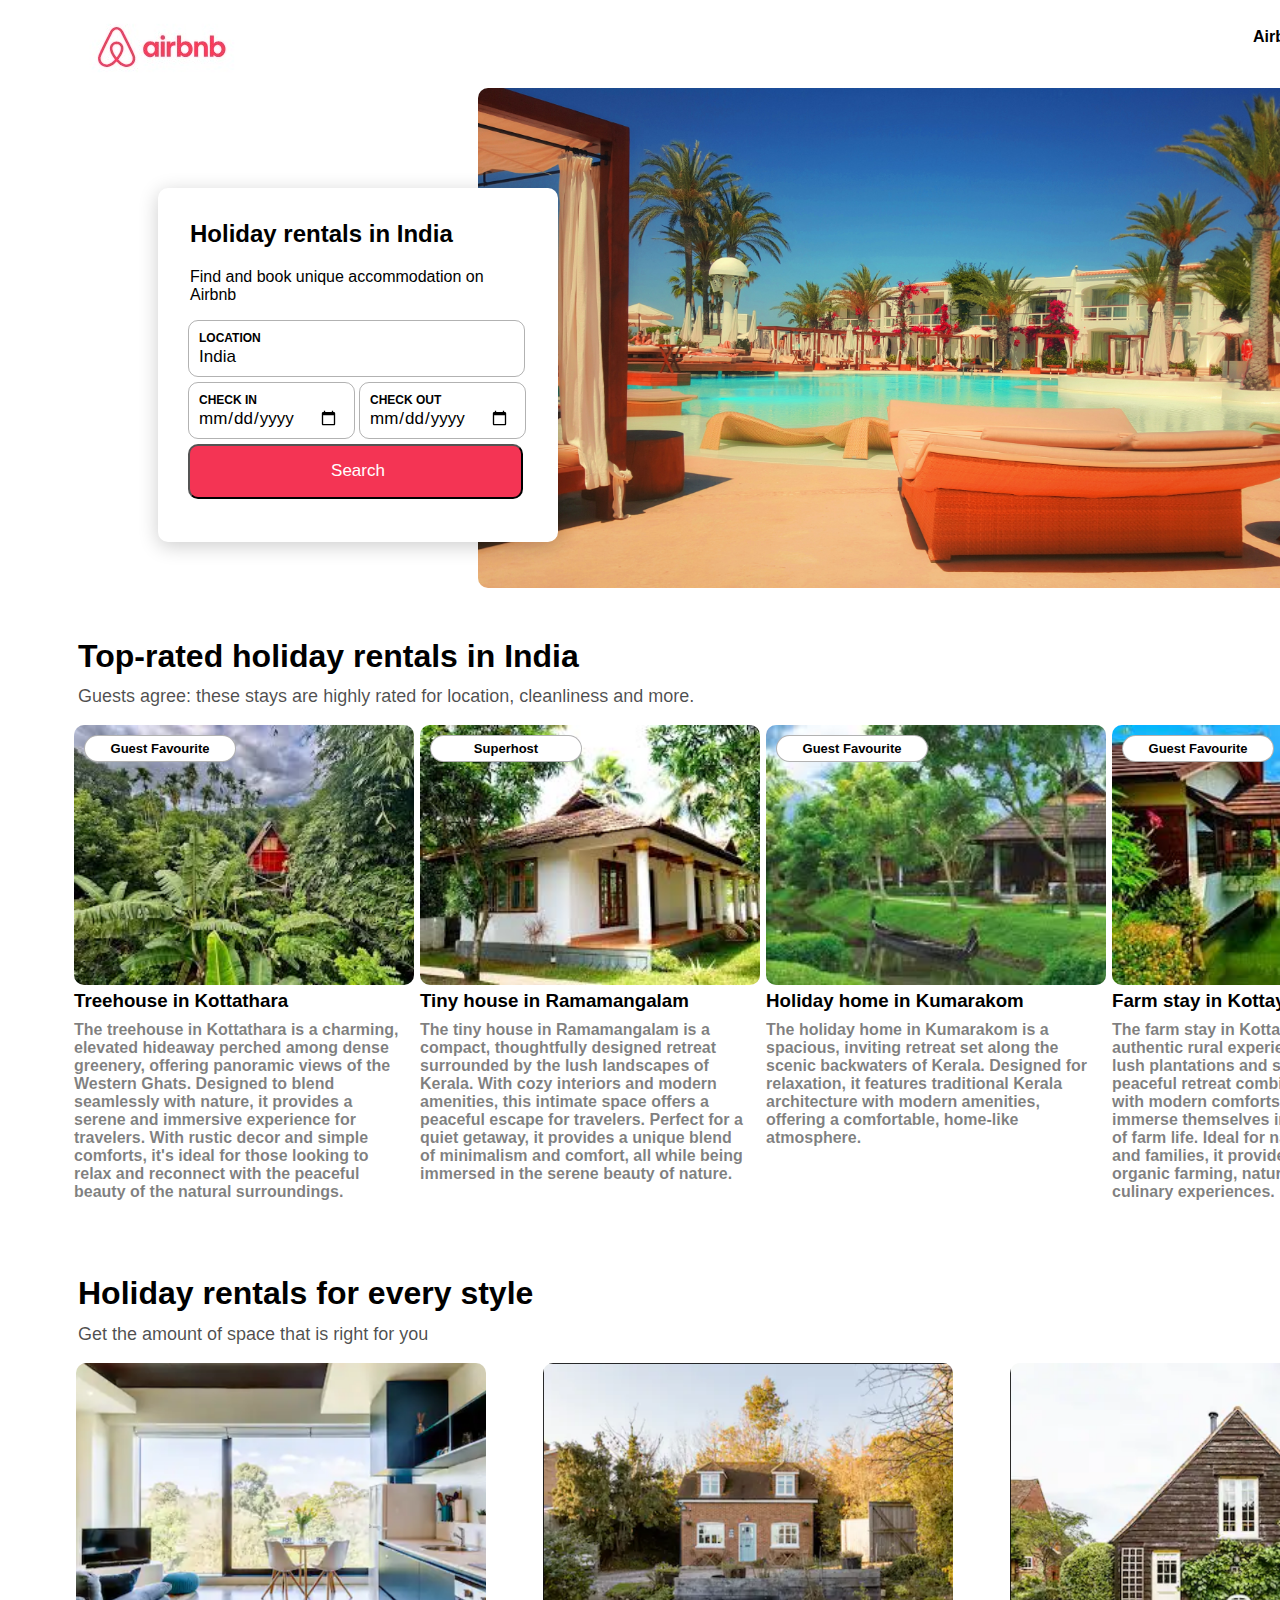
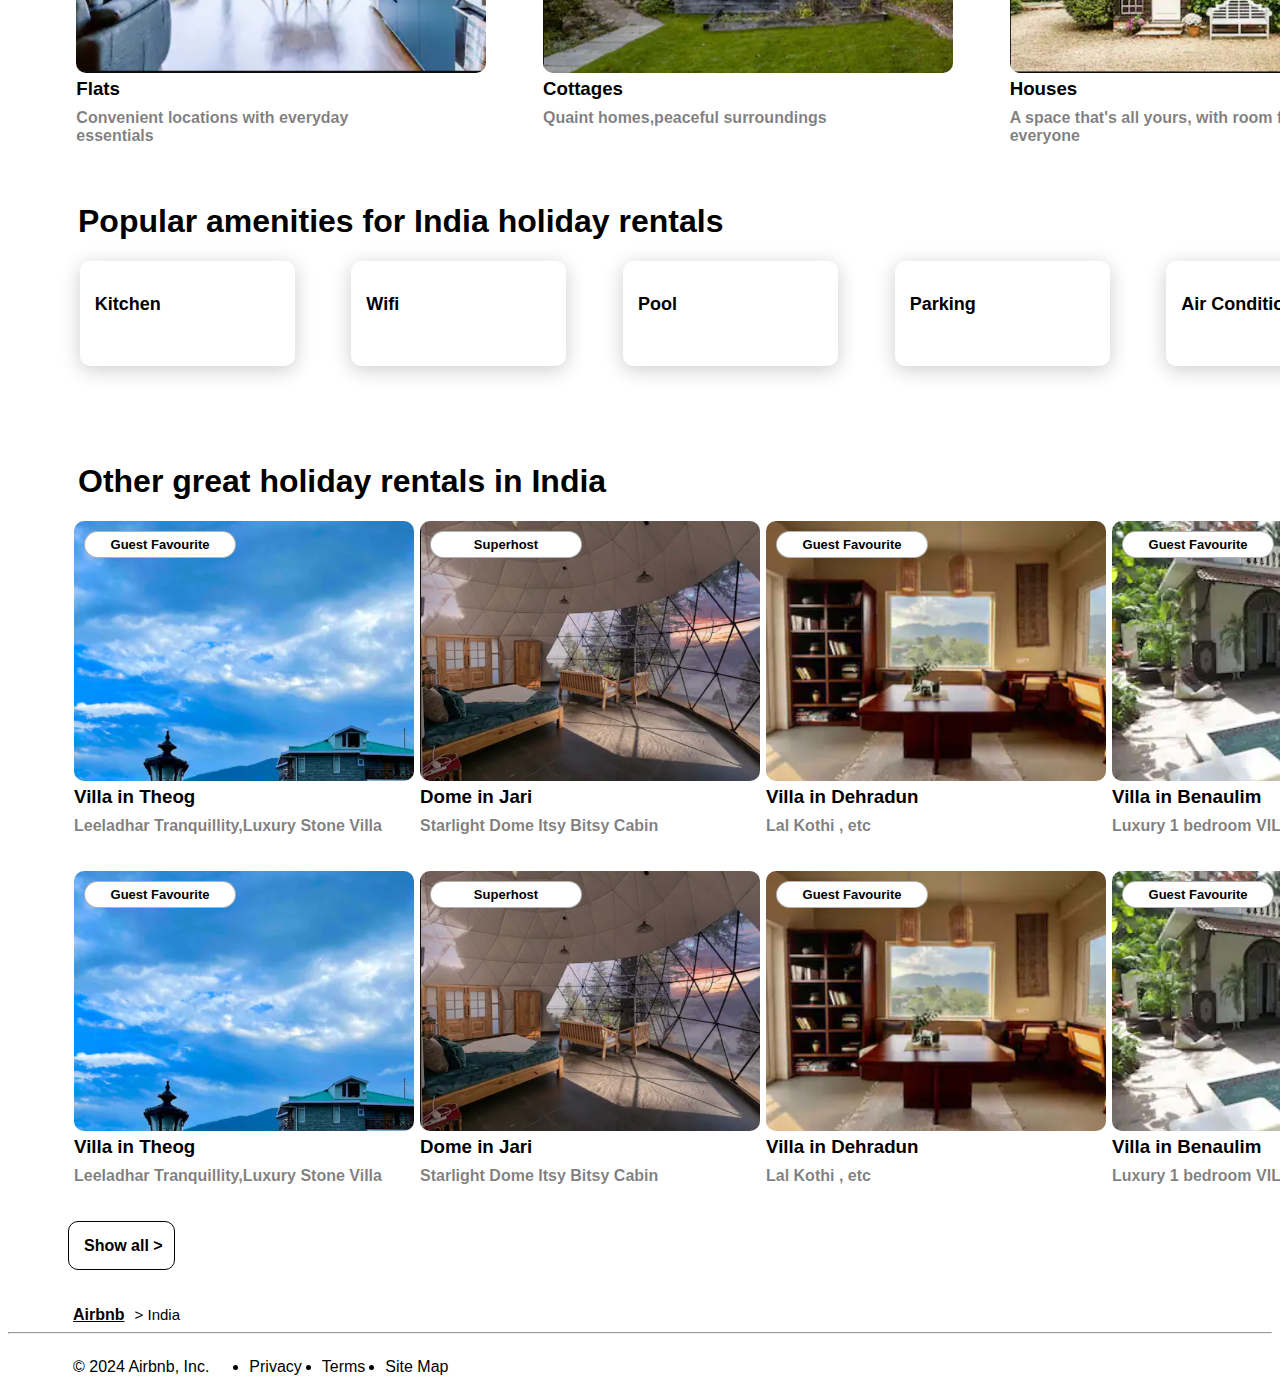
<file: AirBnb/codes/index.html>
<!DOCTYPE html>
<html lang="en">
<head>
    <link rel="stylesheet" href="style.css">
    <link rel="stylesheet" href="https://cdnjs.cloudflare.com/ajax/libs/font-awesome/6.6.0/css/all.min.css" integrity="sha512-Kc323vGBEqzTmouAECnVceyQqyqdsSiqLQISBL29aUW4U/M7pSPA/gEUZQqv1cwx4OnYxTxve5UMg5GT6L4JJg==" crossorigin="anonymous" referrerpolicy="no-referrer" />
    <meta charset="UTF-8">
    <meta name="viewport" content="width=device-width, initial-scale=1.0">
    <title>AirBnb</title>
</head>
    <header>
        <div class="header">
            <div class="logodiv"></div>
            <div class="airbnb_place">Airbnb your place</div>
        </div>
    </header>
<body> 
    <div class="location_contents">
            <div class="location">
                <div id="content_para">
                     <h2 style="font-family: Arial;">Holiday rentals in India</h2>
                <p style="color:(0, 0, 0,0.7);">Find and book unique accommodation on Airbnb</p>
               <div class="lh"> 
                <p class="loc_and_date"><b>Location</b></p>
                <input class="input_location"type="text" value="India" placeholder="Anywhere">
               </div>
            <div style="display: flex;">  
               <div class="checkin-date">
                <p class="loc_and_date"><b>Check in</b></p>
                <input class="dates" type="date" placeholder="Add Date">
               </div>
               <div class="checkout-date">
                <p class="loc_and_date"><b>Check out</b></p>
                <input class="dates" type="date" placeholder="Add Date">
               </div> 
            </div>
            <button type="submit" id="button_location"><i style="margin: 0px 5px 0px 0px; font-size: medium;" class="fa-solid fa-magnifying-glass"></i>Search</button>
            </div>
            </div>
            <div class="bed_image"></div>
        </div>
        <div style="margin: 50px 0px 0px 70px;">
        <h1 style="font-family: Arial;">Top-rated holiday rentals in India</h1>
        <p style="color: rgba(0, 0, 0,0.7); font-family: Arial; font-size: 18px; margin-top: -10px;">Guests agree: these stays are highly rated for location, cleanliness and more.</p>
    </div>
    <div class="hotelsbox">
        <a href=""><div class="outerboxofhotel"><div class="hotels" style="background-image: url(kottathara.jpg); background-size: cover;"><div class="guest_favourite"><b>Guest Favourite</b></div></div><h3 class="titles">
            Treehouse in Kottathara
        </h3><p class="paragraphcontents">The treehouse in Kottathara is a charming, elevated hideaway perched among dense greenery, offering panoramic views of the Western Ghats. Designed to blend seamlessly with nature, it provides a serene and immersive experience for travelers. With rustic decor and simple comforts, it's ideal for those looking to relax and reconnect with the peaceful beauty of the natural surroundings.</p>
    </div></a>
        <a href=""><div class="outerboxofhotel"><div class="hotels" style="background-image: url(Ramamangalam.jpg); background-size: cover;"><div class="guest_favourite"><b>Superhost</b></div></div><h3 class="titles">
            Tiny house in Ramamangalam</h3><p class="paragraphcontents">The tiny house in Ramamangalam is a compact, thoughtfully designed retreat surrounded by the lush landscapes of Kerala. With cozy interiors and modern amenities, this intimate space offers a peaceful escape for travelers. Perfect for a quiet getaway, it provides a unique blend of minimalism and comfort, all while being immersed in the serene beauty of nature.</p></div></a>
        <a href=""><div class="outerboxofhotel"><div class="hotels" style="background-image: url(Kumarakom.jpg); background-size: cover;"><div class="guest_favourite"><b>Guest Favourite</b></div></div><h3 class="titles">
            Holiday home in Kumarakom</h3><p class="paragraphcontents">The holiday home in Kumarakom is a spacious, inviting retreat set along the scenic backwaters of Kerala. Designed for relaxation, it features traditional Kerala architecture with modern amenities, offering a comfortable, home-like atmosphere. </p></div></a>
        <a href=""><div class="outerboxofhotel"><div class="hotels" style="background-image: url(Kottayam.jpg); background-size: cover;"><div class="guest_favourite"><b>Guest Favourite</b></div></div><h3 class="titles">
            Farm stay in Kottayam</h3><p class="paragraphcontents">The farm stay in Kottayam offers an authentic rural experience surrounded by lush plantations and scenic greenery. This peaceful retreat combines rustic charm with modern comforts, allowing guests to immerse themselves in the daily rhythms of farm life. Ideal for nature enthusiasts and families, it provides activities like organic farming, nature walks, and local culinary experiences. </p></div></a>
    </div>
    <div style="margin: 50px 0px 0px 70px;">
        <h1 style="font-family: Arial;">Holiday rentals for every style</h1>
        <p style="color: rgba(0, 0, 0,0.7); font-family: Arial; font-size: 18px; margin-top: -10px;">Get the amount of space that is right for you</p>
    </div>
    <div class="flats_cottage_house">
        <a href=""><div class="outerboxoffch"><div class="fch" style="background-image: url(flats.png); background-size: cover;">
        </b></div><h3 class="titles">
            Flats
        </h3><p class="paragraphcontents">Convenient locations with everyday essentials</p>
    </div></a>
        <a href=""><div class="outerboxoffch"><div class="fch" style="background-image: url(cottage.png); background-size: cover;"></div><h3 class="titles">
            Cottages</h3><p class="paragraphcontents">Quaint homes,peaceful surroundings</p></div></a>
        <a href=""><div class="outerboxoffch"><div class="fch" style="background-image: url(homes.png); background-size: cover;"></div><h3 class="titles">
        Houses</h3><p class="paragraphcontents">A space that's all yours, with room for everyone </p></div></a>
    </div>
    <div style="margin: 50px 0px 0px 70px;">
        <h1 style="font-family: Arial;">Popular amenities for India holiday rentals</h1>
    </div>
    <div class="amenties">
        <div class="no_of_amenties">
            <i class="fa-solid fa-kitchen-set" style="font-size: 30px;"></i>
            <p class="icons_of_amenties"><b>Kitchen</b></p>
        </div>
        <div class="no_of_amenties">
            <i class="fa-solid fa-wifi" style="font-size: 30px;"></i>
            <p class="icons_of_amenties"><b>Wifi</b></p>
        </div>
        <div class="no_of_amenties">
            <i class="fa-solid fa-water-ladder" style="font-size: 30px;"></i>
            <p class="icons_of_amenties"><b>Pool</b></p>
        </div>
        <div class="no_of_amenties">
            <i class="fa-solid fa-square-parking" style="font-size: 30px;"></i>
            <p class="icons_of_amenties"><b>Parking</b></p>
        </div>
        <div class="no_of_amenties">
            <i class="fa-solid fa-snowflake" style="font-size: 30px;"></i>
            <p class="icons_of_amenties"><b>Air Conditioning</b></p>
        </div>
    </div>
    <div style="margin: 0px 0px 0px 70px;">
        <h1 style="font-family: Arial;">Other great holiday rentals in India</h1>
    </div>



    <div class="hotelsbox2">
        <a href=""><div class="outerboxoffch"><div class="hotels" style="background-image: url(theog.png); background-size: cover;"><div class="guest_favourite"><b>Guest Favourite</b></div></div><h3 class="titles">
            Villa in Theog
        </h3><p class="paragraphcontents">Leeladhar Tranquillity,Luxury Stone Villa</p>
    </div></a>
        <a href=""><div class="outerboxoffch"><div class="hotels" style="background-image: url(jari.png); background-size: cover;"><div class="guest_favourite"><b>Superhost</b></div></div><h3 class="titles">
            Dome in Jari</h3><p class="paragraphcontents">Starlight Dome Itsy Bitsy Cabin</p></div></a>
        <a href=""><div class="outerboxoffch"><div class="hotels" style="background-image: url(dehradun.png); background-size: cover;"><div class="guest_favourite"><b>Guest Favourite</b></div></div><h3 class="titles">
            Villa in Dehradun</h3><p class="paragraphcontents"> Lal Kothi , etc </p></div></a>
        <a href=""><div class="outerboxoffch"><div class="hotels" style="background-image: url(benalium.png); background-size: cover;"><div class="guest_favourite"><b>Guest Favourite</b></div></div><h3 class="titles">
            Villa in Benaulim</h3><p class="paragraphcontents">Luxury 1 bedroom VILLA with private pool</p></div></a><a href=""><div class="outerboxoffch"><div class="hotels" style="background-image: url(theog.png); background-size: cover;"><div class="guest_favourite"><b>Guest Favourite</b></div></div><h3 class="titles">
                Villa in Theog
            </h3><p class="paragraphcontents">Leeladhar Tranquillity,Luxury Stone Villa</p>
        </div></a>
            <a href=""><div class="outerboxoffch"><div class="hotels" style="background-image: url(jari.png); background-size: cover;"><div class="guest_favourite"><b>Superhost</b></div></div><h3 class="titles">
                Dome in Jari</h3><p class="paragraphcontents">Starlight Dome Itsy Bitsy Cabin</p></div></a>
            <a href=""><div class="outerboxoffch"><div class="hotels" style="background-image: url(dehradun.png); background-size: cover;"><div class="guest_favourite"><b>Guest Favourite</b></div></div><h3 class="titles">
                Villa in Dehradun</h3><p class="paragraphcontents"> Lal Kothi , etc </p></div></a>
            <a href=""><div class="outerboxoffch"><div class="hotels" style="background-image: url(benalium.png); background-size: cover;"><div class="guest_favourite"><b>Guest Favourite</b></div></div><h3 class="titles">
                Villa in Benaulim</h3><p class="paragraphcontents">Luxury 1 bedroom VILLA with private pool</p></div></a>
        </div>
        <a href="" class="showall">Show all ></a>
        <br>
        <br>
       <div> <a href="https://www.airbnb.co.in/india/stays" class="airbnb">Airbnb</a><ind style="font-family: Arial; font-size: 15px;">> India</ind>
        <hr>
<body>
    <footer>
        <div style="display: flex;">
        <p>© 2024 Airbnb, Inc.</p>
        
            <ul style="display:flex; gap: 20px;">
                <a href="" class="foot"><li>Privacy</li></a>
                <a href="" class="foot"><li>Terms</li></a>
                <a href="" class="foot"><li>Site Map</li></a>
            </ul>
    </div>
    </footer>
</html>
</file>
<file: AirBnb/codes/style.css>
.header{
    height: 80px;
    width: 1450px;
    display: flex;
    justify-content: space-between;
}

.header>.logodiv{
    height: 74px;
    width: 205px;
    background-image:url(airbnblogo.jpeg);
    background-size: cover;
    margin: 0px 0px 0px 50px;
}

.header>.airbnb_place{
    font-size: 19x;
    font-weight: bold;
    margin:20px 0px 0px 0px;
    color: #000;
    height: 74px;
    width: 205px;
    font-family:Arial, Helvetica, sans-serif;
}

.location_contents{
    height: 500px;
    width: 1500px;
    display: inline-flex;
}

.location_contents>.location{
    height: 350px;
    width: 400px;
    background-color: white;
    border: 2px solid white;
    box-shadow: 0px 4px 20px rgba(0, 0, 0, 0.2);
    margin: 100px 20px 100px 50px;
    border-radius: 10px;
    transform: translateX(25%);
    z-index: 1;
}

#content_para{
    margin: 30px 30px 30px 30px;
    font-family: Arial, Helvetica, sans-serif;
}

.lh{
    height: 55px;
    width: 335px;
    border: 1px solid rgba(0,0,0,0.3);
    border-radius: 10px;
    margin:5px 0px 0px -2px;
}

.lh:focus-within{
    border: 2px solid black ;
}

.checkin-date{
    height: 55px;
    width: 165px;
    border: 1px solid rgba(0,0,0,0.3);
    border-radius: 10px;
    margin:5px 2px 0px -2px;
}

.checkout-date{
    height: 55px;
    width: 165px;
    border: 1px solid rgba(0,0,0,0.3);
    border-radius: 10px;
    margin:5px 0px 0px 2px;
}

.loc_and_date{
    margin:10px 0px 1px 10px; 
    font-family: Arial, Helvetica, sans-serif; 
    font-size: 12px;
    text-transform: uppercase;
}

.input_location{
    border-style: none;
    outline: none; 
    margin:0px 0px 5px 8px; 
    width: 250px; 
    font-size: 17px;
    font-family: Arial;
}

.dates{
    border-style: none;
    outline: none; 
    margin:0px 0px 5px 8px; 
    font-size: 17px;
    font-family: Arial;

}

#button_location{
    height: 55px;
    width: 335px;
    border-radius: 10px;
    margin:5px 0px 0px -2px;
    background-color:#f43454;
    font-family: Arial;
    font-size:17px;
    color: white;
}

.bed_image{
    height: 500px;
    width: 970px;
    margin: 0px 100px 0px 0px;
    border-radius: 10px;
    background-image: url(airbnb_hotel.jpg);
    background-size: cover;
    z-index: 0;
}

.hotelsbox{
    height: 500px;
    width: 1400px;
    display: flex;
    justify-content:space-evenly;
    border-radius: 10px;
    margin-left: 50px;
    
}

.flats_cottage_house{
    height: 390px;
    width: 1400px;
    display: flex;
    justify-content:space-around;
    border-radius: 10px;
    
}

.hotels{
    height: 250px;
    width: 330px;
    border-radius: 10px;
    padding-top: 10px;
    padding-left: 10px;

}

a{
    text-decoration: none;
    
}

.guest_favourite{
    border: 1px solid rgba(0,0,0,0.3);
    border-radius: 20px;
    width: 150px;
    height: 20px;
    text-align: center;
    padding-top: 5px;
    color: black;
    background-color: white;
    font-family:Arial;
    font-size: small;
}

.contentofstay{
    font-family: Arial;
    color: black;
}

.outerboxofhotel{
    height: 480px;
    width: 330px;
}

.outerboxoffch{
    height: 300px;
    width: 330px;
}

.titles{
    font-family: Arial;
    color: black;
    margin-top: 5px;
}

.paragraphcontents{
    font-family: Arial;
    color: rgba(0,0,0,0.5);
    margin-top: -10px;
    font-weight:600;
}

.fch{
    height: 300px;
    width: 400px;
    border-radius: 10px;
    padding-top: 10px;
    padding-left: 10px;
}

.amenties{
    height: 180px;
    width:1400px;
    margin-left: 30px;
    display: flex;
    justify-content: space-evenly;
}

.no_of_amenties{
    height: 90px;
    width: 200px;
    border-radius: 10px;
    margin-right: 15px;
    padding: 15px 0px 0px 15px;
    box-shadow: 0px 4px 20px rgba(0, 0, 0, 0.2);
}

.icons_of_amenties{
    font-size: large;
    font-family: Arial;
}

.hotelsbox2{
    height: 700px;
    width: 1400px;
    display: flex;
    flex-wrap: wrap;
    justify-content: space-evenly;
    border-radius: 10px;
    margin-left: 50px;
}

.showall{
    height: 30px;
    width: 90px;
    font-family: Arial;
    color: black;
    border: 1px solid black;
    display: flex;
    text-align: center;
    padding: 15px 0px 2px 15px;
    margin-left: 60px;
    border-radius: 10px;
    font-weight: bold;
}

.airbnb{
    margin-left: 65px;
    font-family: Arial;
    color: black;
    font-weight: bold;
    text-decoration: underline;
    margin-right: 10px;
}

footer{
    font-family: Arial;
    margin-left: 65px;
}

.foot{
    color: black;
}
</file>
